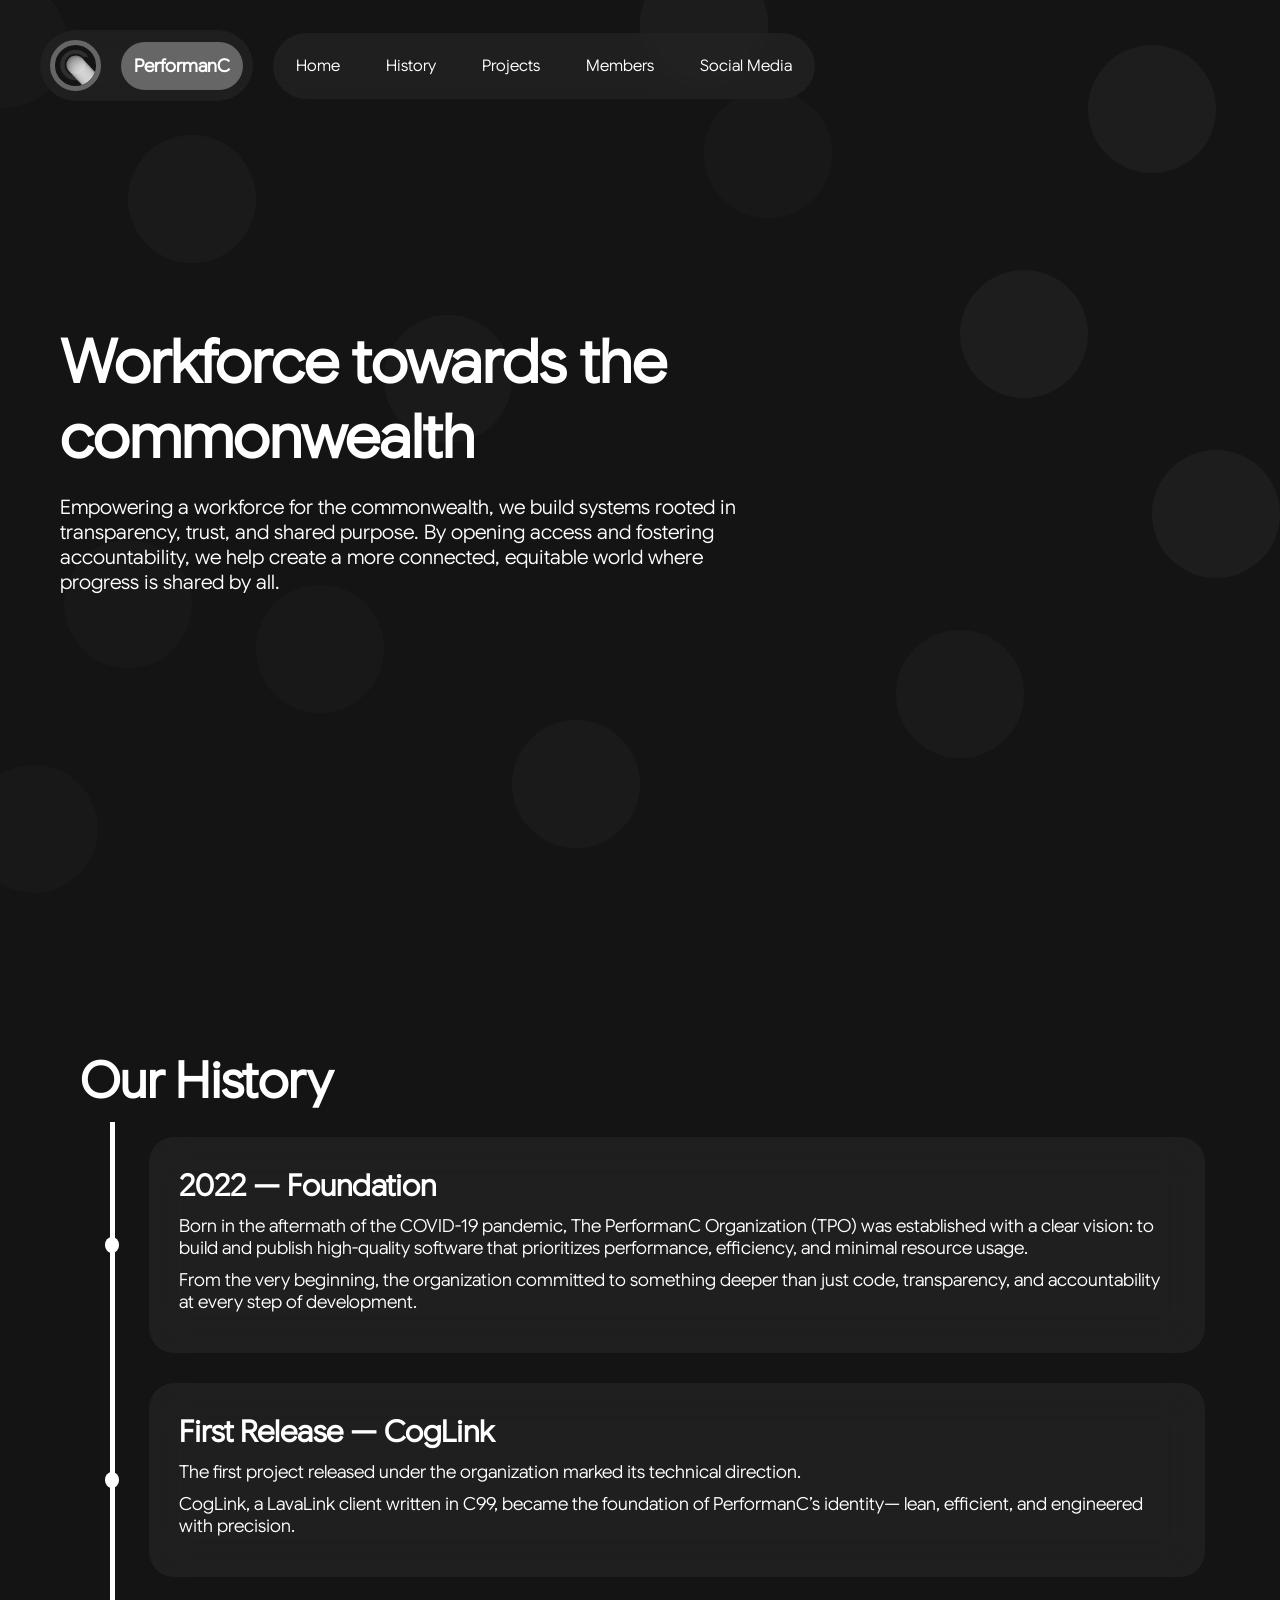
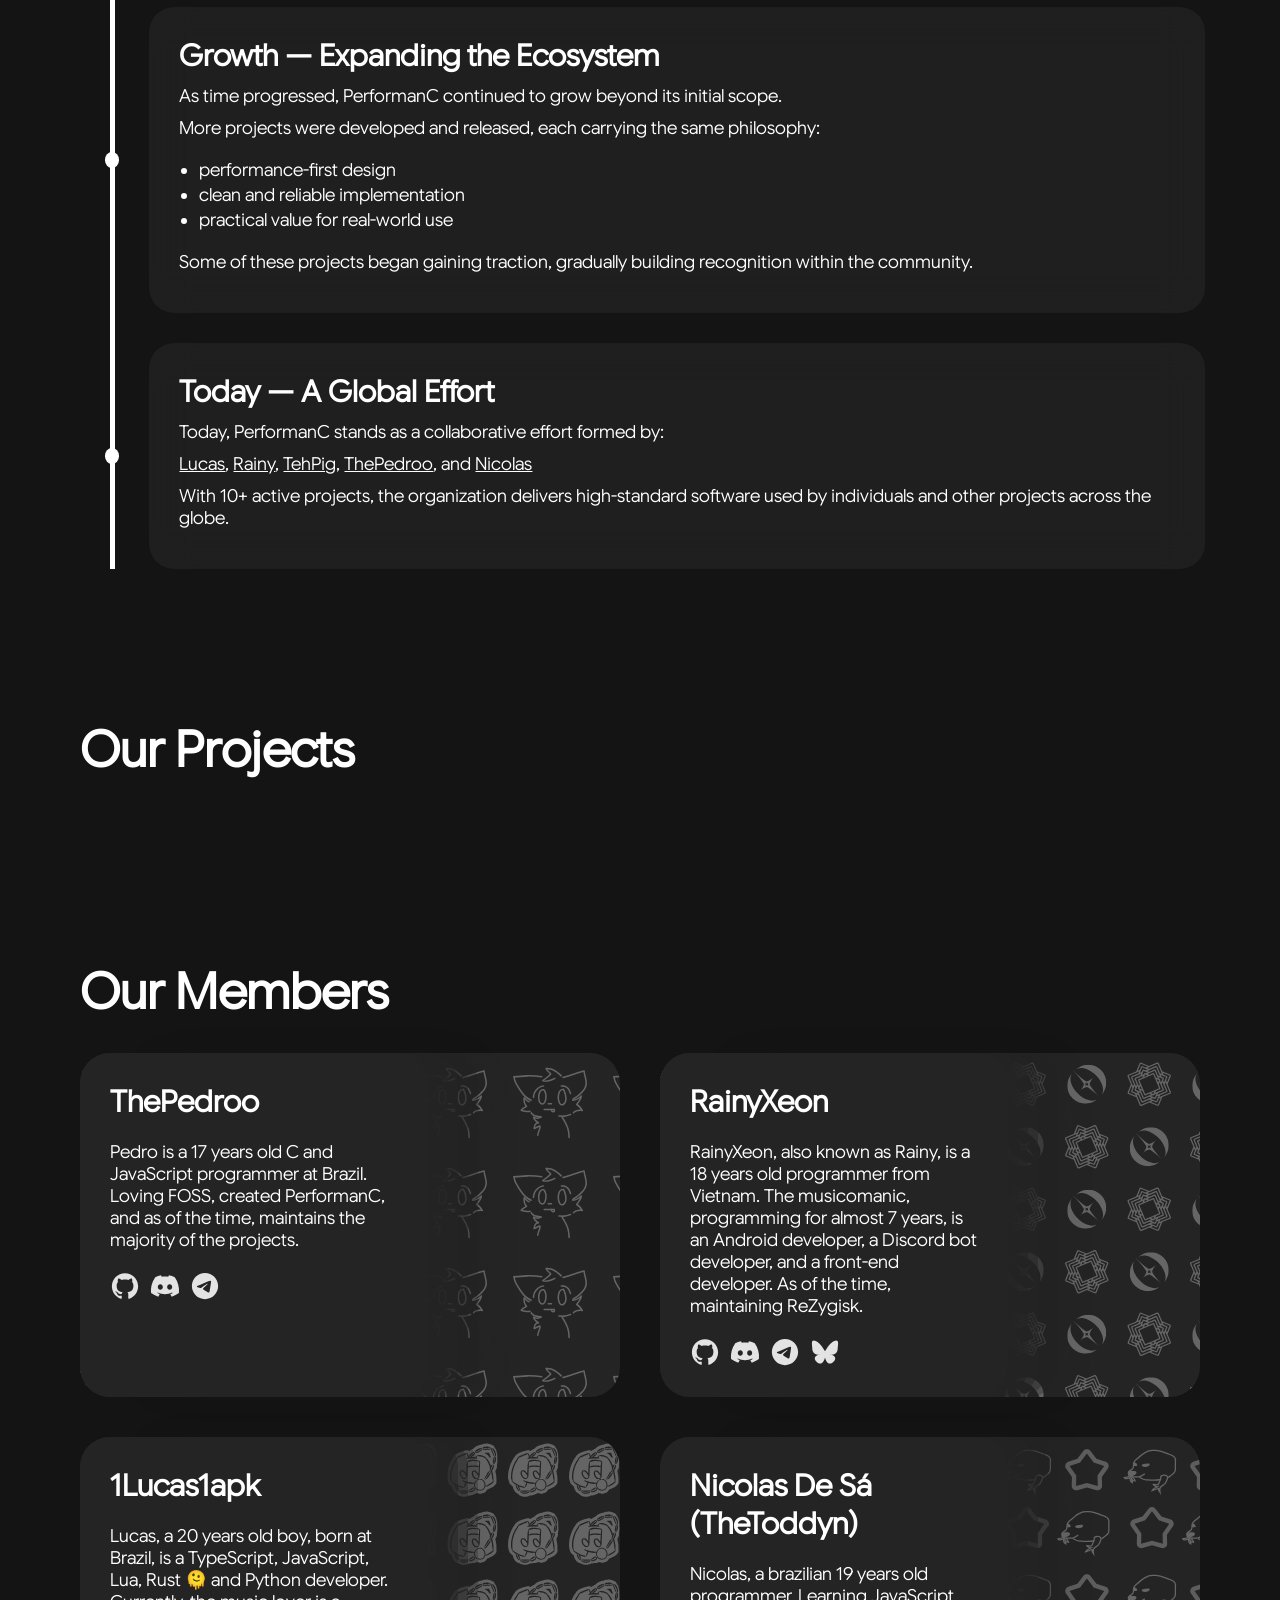
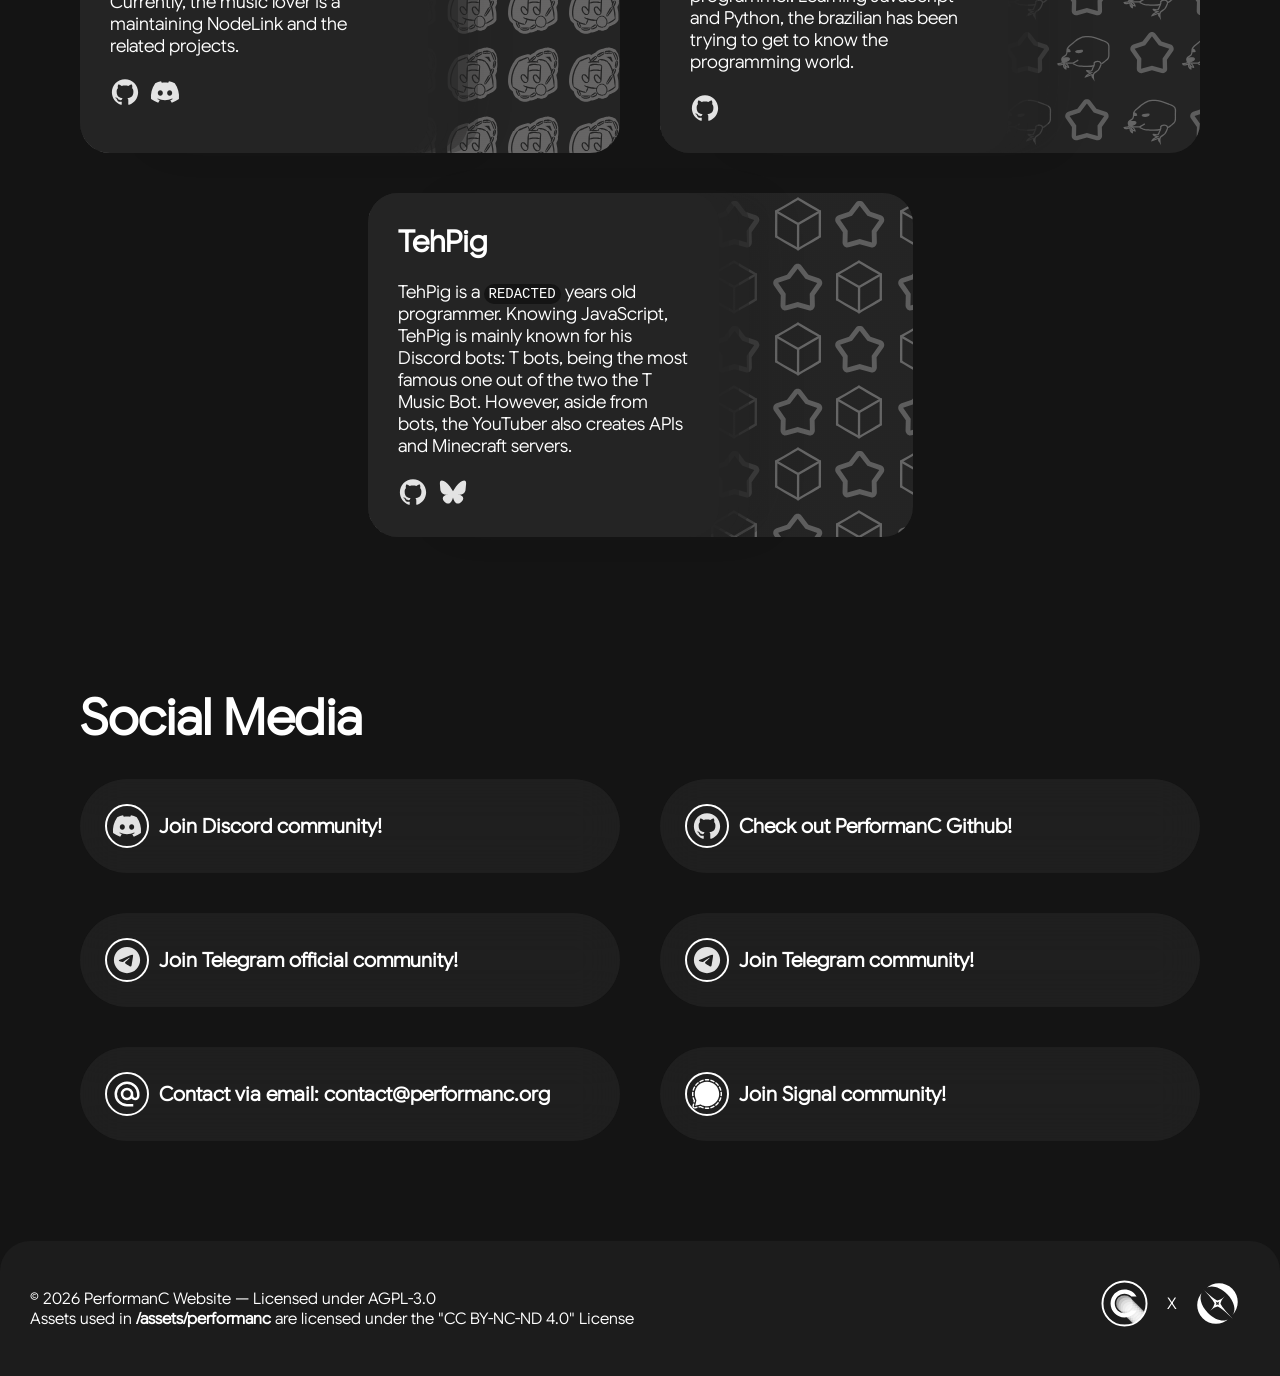
<file: index.html>
<!DOCTYPE html>
<html lang="en">
  <head>
    <!-- INFO: Metadata -->
    <meta charset="UTF-8">
    <meta name="viewport" content="width=device-width, initial-scale=1.0">
    <title>PerformanC</title>
    <meta name="description" content="Working for the best of the future">
    <meta name="robots" content="index, follow">
    <meta http-equiv="content-language" content="en">
    <meta name="author" content="PerformanC">
    <!-- INFO: Open Graph Metadata -->
    <meta property="og:title" content="PerfomanC">
    <meta property="og:description" content="Working for the best of the future">
    <meta property="og:image" content="https://performanc.org/assets/performanc/logo.png">
    <meta property="og:url" content="https://performanc.org/">
    <meta property="og:type" content="website">
    <!-- INFO: Twitter Card Metadata -->
    <meta name="twitter:title" content="PerfomanC">
    <meta name="twitter:description" content="Working for the best of the future">
    <meta name="twitter:image" content="https://performanc.org/assets/performanc/logo.png">
    <!--INFO: Links -->
    <link rel="icon" type="image/png" href="/assets/performanc/favicon.png">
    <link rel="canonical" href="https://performanc.org/">
    <link rel="stylesheet" href="/global/css/gui-toolkit.css" />
    <link rel="stylesheet" href="/index.css" />
    <!-- INFO: Scripts -->
    <script type="module" src="/js/preloader.js"></script>
    <script type="module" src="/js/members.js"></script>
    <script type="module" src="/js/projects.js"></script>
    <script type="module" src="/js/social_media.js"></script>
  </head>
  <body>
    <background>
      <background-circle class="circle-1 depth-far"></background-circle>
      <background-circle class="circle-2 depth-mid"></background-circle>
      <background-circle class="circle-3 depth-near"></background-circle>
      <background-circle class="circle-4 depth-far"></background-circle>
      <background-circle class="circle-5 depth-mid"></background-circle>
      <background-circle class="circle-6 depth-near"></background-circle>
      <background-circle class="circle-7 depth-far"></background-circle>
      <background-circle class="circle-8 depth-mid"></background-circle>
      <background-circle class="circle-9 depth-near"></background-circle>
      <background-circle class="circle-10 depth-far"></background-circle>
      <background-circle class="circle-11 depth-mid"></background-circle>
      <background-circle class="circle-12 depth-near"></background-circle>
      <background-circle class="circle-13 depth-far"></background-circle>
    </background>

    <div id="menu">
      <menu-modal>
        <a aria-label="mobile_home" alt="home" class="menu-modal-item mmi-can-close" href="#">Home</a>
        <a aria-label="mobile_history" alt="history" class="menu-modal-item mmi-can-close" href="#history">History</a>
        <a aria-label="mobile_projects" alt="projects" class="menu-modal-item mmi-can-close" href="#projects">Projects</a>
        <a aria-label="mobile_member" alt="member" class="menu-modal-item mmi-can-close" href="#members">Member</a>
        <a aria-label="mobile_social_media" alt="social_media" class="menu-modal-item mmi-can-close" href="#social_media">Social Media</a>
        <a aria-label="mobile_close" alt="close" class="menu-modal-item mmi-can-close" id="menu-close-button">Close</a>
      </menu-modal>
    </div>

    <nav-constructor>
      <nav id="nav-brand">
        <a aria_label="desktop_home" alt="home" href="#"><nav-item class="icon"></nav-item></a>
        <a aria_label="desktop_home" alt="home" href="#"><nav-item id="nav-brand-name">PerformanC</nav-item></a>
        <nav-item id="nav-menu-button" logo-checked>
          <menu-icon></menu-icon>
        </nav-item>
      </nav>
      <nav id="nav-button">
        <a aria_label="desktop_home" alt="home" href="#">Home</a>
        <a aria_label="desktop_history" alt="history" href="#history">History</a>
        <a aria_label="desktop_projects" alt="projects" href="#projects">Projects</a>
        <a aria_label="desktop_members" alt="members" href="#members">Members</a>
        <a aria_label="desktop_social_media" alt="social_media" href="#social_media">Social Media</a>
      </nav>
    </nav-constructor>

    <div id="home">
      <hero-section>
        <hero-content>
          <h1 class="hero-header">Workforce towards the commonwealth</h1>
          <p style="font-size: 20px;">
            Empowering a workforce for the commonwealth, 
            we build systems rooted in transparency, trust, and shared purpose. 
            By opening access and fostering accountability, 
            we help create a more connected, equitable world where progress is shared by all.
          </p>
        </hero-content>
      </hero-section>
    </div>

    <div id="history" class="section">
      <h2 class="section-header">Our History</h2>
      <timeline>
        <timeline-section style="margin-top: 15px;">
          <timeline-dot></timeline-dot>
          <timeline-block>
            <timeline-block-header>2022 — Foundation</timeline-block-header>
            <timeline-block-desc>
              Born in the aftermath of the COVID-19 pandemic, The PerformanC Organization (TPO) was established with a clear vision:
              to build and publish high-quality software that prioritizes performance, efficiency, and minimal resource usage.
            </timeline-block-desc>
            <timeline-block-desc>
              From the very beginning, the organization committed to something deeper than just code, 
              transparency, and accountability at every step of development.
            </timeline-block-desc>
          </timeline-block>
        </timeline-section>
        <timeline-section>
          <timeline-dot></timeline-dot>
          <timeline-block>
            <timeline-block-header>First Release — CogLink</timeline-block-header>
            <timeline-block-desc>The first project released under the organization marked its technical direction.</timeline-block-desc>
            <timeline-block-desc>
              CogLink, a LavaLink client written in C99, became the foundation of PerformanC’s identity—
              lean, efficient, and engineered with precision.
            </timeline-block-desc>
          </timeline-block>
        </timeline-section>
        <timeline-section>
          <timeline-dot></timeline-dot>
          <timeline-block>
            <timeline-block-header>Growth — Expanding the Ecosystem</timeline-block-header>
            <timeline-block-desc>As time progressed, PerformanC continued to grow beyond its initial scope.</timeline-block-desc>
            <timeline-block-desc>More projects were developed and released, each carrying the same philosophy:</timeline-block-desc>
            <timeline-block-desc>
              <ul>
                <li>performance-first design</li>
                <li>clean and reliable implementation</li>
                <li>practical value for real-world use</li>
              </ul>
            </timeline-block-desc>
            <timeline-block-desc>
              Some of these projects began gaining traction, gradually building recognition within the community.
            </timeline-block-desc>
          </timeline-block>
        </timeline-section>
        <timeline-section style="margin-bottom: 0;">
          <timeline-dot></timeline-dot>
          <timeline-block>
            <timeline-block-header>Today — A Global Effort</timeline-block-header>
            <timeline-block-desc>Today, PerformanC stands as a collaborative effort formed by:</timeline-block-desc>
            <timeline-block-desc>
              <a aria-label="lucas_link" alt="lucas_link" href="https://github.com/1Lucas1apk" target="_blank">Lucas</a>, 
              <a aria-label="rainy_link" alt="rainy_link" href="https://deeplunaria.pages.dev/rainyxeon/" target="_blank">Rainy</a>, 
              <a aria-label="tehpig_link" alt="tehpig_link" href="https://github.com/TehPig" target="_blank">TehPig</a>, 
              <a aria-label="pedro_link" alt="pedro_link" href="https://github.com/ThePedroo" target="_blank">ThePedroo</a>, and 
              <a aria-label="nicolas_link" alt="nicolas_link" href="https://github.com/TheToddyn" target="_blank">Nicolas</a>
            </timeline-block-desc>
            <timeline-block-desc>
              With 10+ active projects, the organization delivers high-standard 
              software used by individuals and other projects across the globe.
            </timeline-block-desc>
          </timeline-block>
        </timeline-section>
      </timeline>
    </div>

    <div id="projects" class="section">
      <h2 class="section-header">Our Projects</h2>
      <section-dot></section-dot>
      <projects-list id="projects-list">
        <!-- INFO: data will dynamically load here -->
      </projects-list>
    </div>

    <div id="members" class="section">
      <h2 class="section-header">Our Members</h2>
      <section-dot></section-dot>
      <members-list id="members_list">
        <!-- INFO: data will dynamically load here -->
      </members-list>
    </div>

    <div id="social_media" class="section">
      <h2 class="section-header">Social Media</h2>
      <section-dot></section-dot>
      <social-media-list id="social-media-list">
        <!-- INFO: data will dynamically load here -->
      </social-media-list>
    </div>

    <footer id="footer">
      <footer-text>
        <a aria-label="license_link" alt="license_link" id="copyright_notice" href="/LICENSE" target="_blank"></a>
        <br>
        <a aria-label="notice_link" alt="notice_link" href="/assets/NOTICE.md" target="_blank">Assets used in <b>/assets/performanc</b> are licensed under the "CC BY-NC-ND 4.0" License </a>
      </footer-text>

      <footer-icons>
        <framed-performanc-icon></framed-performanc-icon>
        <p>X</p>
        <deeplunaria-icon></deeplunaria-icon>
      </footer-icons>
    </footer>
  </body>
</html>
</file>
<file: global/css/gui-toolkit.css>
@import url(/assets/index.css);
@import url(/global/css/mobile-menu.css);
@import url(/global/css/navbar.css);
@import url(/global/css/background.css);
@import url(/global/css/root.css);
</file>
<file: index.css>
.section {
  display: block;
  margin-top: 150px;
  margin-bottom: 50px;
  margin-left: 200px;
  margin-right: 200px;
}

.section-header {
  font-size: 50px;
  margin-bottom: 10px;
}

section-dot {
  display: none;
  margin: 0 auto;
  margin-top: 20px;
  width: 16px;
  height: 16px;
  background-color: var(--font);
  border-radius: 50%;
  aspect-ratio: 1/1;
}

.redacted-content {
  background-color: var(--background);
  border-radius: 30px;
  padding-left: 5px;
  padding-right: 5px;
  padding-bottom: 2px;
  padding-top: 2px;
  font-size: 14px;
}

/* INFO: Home Section */
#home {
  display: block;
  height: 100vh;
  margin-left: 50px;
}

hero-section {
  display: flex;
  align-items: center;
  height: 100%;
}

hero-content {
  width: 55%;
  margin-left: 10px;
}

.hero-header {
  font-size: 60px;
  margin-bottom: 20px;
}

/* INFO: History Section */
timeline {
  display: flex;
  flex-direction: column;
  border-left: 5px solid var(--font);
  margin-left: 30px;
  margin-bottom: 50px;
  row-gap: 30px;
  width: 100%;
}

timeline-section {
  display: flex;
  align-items: center;
  margin-right: 30px;
  margin-left: -10px;
  column-gap: 30px;
}

timeline-dot {
  display: block;
  width: 16px;
  height: 16px;
  background-color: var(--font);
  border-radius: 50%;
  aspect-ratio: 1/1;
}

timeline-block {
  display: flex;
  flex-direction: column;
  background: var(--dim-blur);
  backdrop-filter: blur(20px);
  padding: 30px;
  border-radius: 25px;
  width: 100%;
}

timeline-block-header {
  font-size: 30px;
  font-weight: bold;
  margin-bottom: 10px;
}

timeline-block-desc {
  font-size: 18px;
  margin-bottom: 10px;
}

timeline-block-desc ul {
  margin-top: 10px;
  margin-bottom: 10px;
  padding-left: 20px;
}

timeline-block-desc li {
  margin-top: 3px;
  margin-bottom: 3px;
}

timeline-block-desc a:link,
timeline-block-desc a:visited,
timeline-block-desc a:hover,
timeline-block-desc a:active {
  text-decoration: underline;
}

/* INFO: Projects Section */
projects-list {
  display: grid;
  margin-top: 30px;
  grid-template-columns: 1fr 1fr;
  column-gap: 40px;
  row-gap: 40px;
}

projects-card {
  display: flex;
  flex-direction: column;
  background: var(--dim-blur);
  backdrop-filter: blur(20px);
  background-repeat: repeat;
  background-position: top;
  border-radius: 30px;
  padding: 35px;
}

projects-card-header {
  font-size: 30px;
  font-weight: bold;
}

projects-card-desc {
  font-size: 18px;
  margin-top: 10px;
}

projects-card-count {
  margin-top: 15px;
  display: flex;
}

projects-card-forks {
  font-size: 18px;
  margin-left: 5px;
}

projects-card-stargazers {
  font-size: 18px;
}

/* INFO: Member Section */
members-list {
  display: grid;
  margin-top: 30px;
  grid-template-columns: 1fr 1fr;
  column-gap: 40px;
  row-gap: 40px;
}

members-card {
  display: flex;
  background: var(--dim-no-blur);
  backdrop-filter: blur(20px);
  background-repeat: repeat;
  background-position: top;
  border-radius: 30px;
}

members-card-wrapper {
  display: flex;
  flex-direction: column;
  border-radius: 30px;
  background-color: var(--dim-no-blur);
  flex: 0.6;
  padding: 30px;
  box-shadow: 
    10px 0px 0px 0px rgba(36, 36, 36, 0.7), 
    20px 0px 0px 0px rgba(36, 36, 36, 0.6), 
    30px 0px 0px 0px rgba(36, 36, 36, 0.5), 
    40px 0px 0px 0px rgba(36, 36, 36, 0.4), 
    50px 0px 0px 0px rgba(36, 36, 36, 0.3), 
    60px 0px 50px -23px rgba(36, 36, 36, 0.2);
}

members-card-header {
  font-size: 30px;
  font-weight: bold;
}

members-card-desc {
  font-size: 18px;
  margin-top: 20px;
}

members-card-social-media {
  margin-top: 20px;
  display: flex;
  column-gap: 10px;
}

members-card[type="rainy"] {
  background-size: 125px;
  background-image: 
    linear-gradient(var(--dim-blur), var(--dim-blur)), 
    url(./assets/deeplunaria/logo_partern.svg);
}

members-card[type="pedro"] {
  background-size: 100px;
  background-image: 
    linear-gradient(var(--dim-blur), var(--dim-blur)), 
    url(./assets/deeplunaria/silly_pedro.svg);
}

members-card[type="lucas"] {
  background-size: 61px;
  background-image: 
    linear-gradient(var(--dim-blur), var(--dim-blur)), 
    url(./assets/ecliptia/ecliptia.svg);
}

members-card[type="tehpig"] {
  background-size: 125px;
  background-image: 
    linear-gradient(var(--dim-blur), var(--dim-blur)), 
    url(./assets/deeplunaria/teh_pig_pattern.svg);
}

members-card[type="nicolas"] {
  background-size: 125px;
  background-image: 
    linear-gradient(var(--dim-blur), var(--dim-blur)), 
    url(./assets/deeplunaria/nicolas_pattern.svg);
}

members-card[type="default"] {
  background-size: 60px;
  background-image: 
    linear-gradient(var(--dim-blur), var(--dim-blur)), 
    url(./assets/3rdparty/icons/default_pattern.svg);
}

/* INFO: Social Media Section */
#social_media {
  margin-bottom: 100px;
}

social-media-list {
  display: grid;
  margin-top: 30px;
  grid-template-columns: 1fr 1fr;
  column-gap: 40px;
  row-gap: 40px;
}

social-media-card {
  display: flex;
  align-items: center;
  background: var(--dim-blur);
  backdrop-filter: blur(20px);
  background-repeat: repeat;
  background-position: top;
  border-radius: 50px;
  padding: 25px;
}

social-media-card-header {
  font-size: 20px;
  font-weight: bold;
}

social-media-card-icon {
  border-radius: 50%;
  padding: 5px;
  border: 2px solid var(--font);
  margin-right: 10px;
}

/* INFO: Footer Section */
footer {
  background-color: var(--dim);
  opacity: 1;
  padding: 30px;
  border-top-left-radius: 30px;
  border-top-right-radius: 30px;
  display: flex;
  align-items: center;
  justify-content: space-between;
}

footer-icons {
  display: flex;
  align-items: center;
  /* row-gap: 20px; */
  margin-bottom: 10px;
}

footer-icons p {
  margin-left: 15px;
  margin-right: 8px;
}


/* INFO: No data card */
no-data-card {
  display: flex;
  flex-direction: column;
  background: var(--dim-blur);
  backdrop-filter: blur(20px);
  background-repeat: repeat;
  background-position: top;
  border-radius: 30px;
  padding: 30px;
}

no-data-card-header {
  font-size: 30px;
  font-weight: bold;
}

no-data-card-desc {
  font-size: 18px;
  margin-top: 10px;
}

/* INFO: Responsive code section */
@media (max-width: 1300px) {
  .section {
    margin-left: 80px;
    margin-right: 80px;
  }
}

@media (max-width: 1000px) {
  .section-header {
    font-size: 40px;
    text-align: center;
  }

  section-dot {
    display: block;
  }

  /* INFO: Home Section */
  #home {
    display: block;
    height: 100vh;
    margin-left: 30px;
    margin-right: 30px;
  }

  hero-content {
    width: 100%;
    margin-left: 0px;
    margin-right: 0px;
  }

  .hero-header {
    font-size: 30px;
    margin-bottom: 20px;
  }

  /* INFO: History Section */
  #history {
    margin-left: 20px;
    margin-top: 50px;
    margin-bottom: 50px;
    width: calc(100% - 20px);
  }

  timeline {
    align-items: center;
    border-left: 0px solid var(--font);
    margin-left: 0px;
  }

  timeline-section {
    flex-direction: column;
    column-gap: 15px;
    margin-left: 10px;
  }

  timeline-dot {
    margin-bottom: 30px;
  }

  timeline-block {
    width: initial;
  }

  timeline-block-header {
    font-size: 25px;
    font-weight: bold;
    margin-bottom: 10px;
  }

  timeline-block-desc {
    font-size: 15px;
    margin-bottom: 10px;
  }

  /* INFO: Projects Section */
  #projects {
    display: block;
    margin-top: 100px;
    margin-bottom: 50px;
    margin-left: 30px;
    margin-right: 30px;
  }

  projects-list {
    grid-template-columns: 1fr;
  }

  /* INFO: Members Section */
  #members {
    display: block;
    margin-top: 100px;
    margin-bottom: 150px;
    margin-left: 30px;
    margin-right: 30px;
  }

  .hero-header[type="members"] {
    font-size: 40px;
  }

  members-list {
    grid-template-columns: 1fr;
  }

  members-card {
    flex-direction: column;
    justify-content: flex-end;
    margin-bottom: 150px;
    height: 100%;
  }

  members-card-wrapper {
    box-shadow: 
      0px -10px 0px 0px rgba(36, 36, 36, 0.7), 
      0px -20px 0px 0px rgba(36, 36, 36, 0.6), 
      0px -30px 0px 0px rgba(36, 36, 36, 0.5), 
      0px -40px 0px 0px rgba(36, 36, 36, 0.4), 
      0px -50px 0px 0px rgba(36, 36, 36, 0.3), 
      0px -60px 50px -23px rgba(36, 36, 36, 0.2);
  }

  /* INFO: Projects Section */
  #social_media {
    display: block;
    margin-top: 100px;
    margin-left: 30px;
    margin-right: 30px;
    margin-bottom: 50px;
  }

  social-media-list {
    grid-template-columns: 1fr;
    row-gap: 30px;
  }


  /* INFO: Footer Section */
  footer {
    align-items: center;
    text-align: center;
    flex-direction: column-reverse;
  }
}

@media (min-width: 1000px) {
  /* INFO: Last odd item */
  members-list > members-card:last-child:nth-child(odd) {
    grid-column: 1 / -1;
    max-width: calc(50% - 15px);
    width: 100%;
    margin: 0 auto;
  }

  social-media-list > a:last-child:nth-child(odd) {
    grid-column: 1 / -1;
    max-width: calc(50% - 15px);
    width: 100%;
    margin: 0 auto;
  }
}

@media (max-width: 400px) {
  projects-card-count {
    flex-direction: column;
    column-gap: 20px;
  }

  projects-card-forks {
    font-size: 18px;
    margin-left: 0px;
    margin-top: 5px;
  }

  projects-card-stargazers {
    font-size: 18px;
  }
}
</file>
